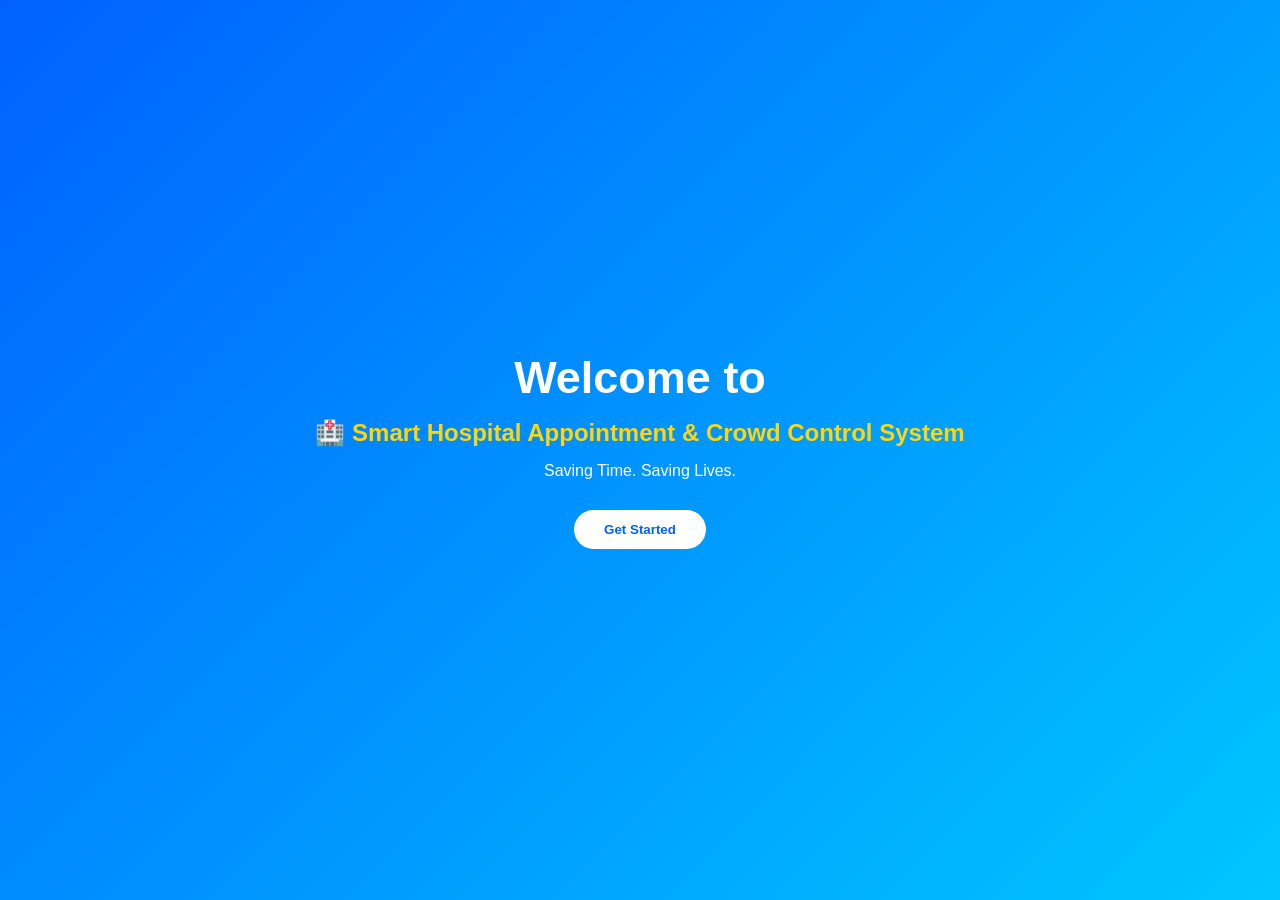
<file: index.html>
<!DOCTYPE html>
<html>
<head>
    <title>Smart Hospital System</title>
    <meta name="viewport" content="width=device-width, initial-scale=1.0">
    <link rel="stylesheet" href="style.css">
</head>
<body class="welcome-body">

    <div class="welcome-box">
        <h1 class="fade-up">Welcome to</h1>
        <h2 class="fade-up delay1">
            🏥 Smart Hospital Appointment & Crowd Control System
        </h2>
        <p class="fade-up delay2">Saving Time. Saving Lives.</p>

        <a href="role.html">
            <button class="primary-btn fade-up delay3">Get Started</button>
        </a>
    </div>

</body>
</html>
</file>
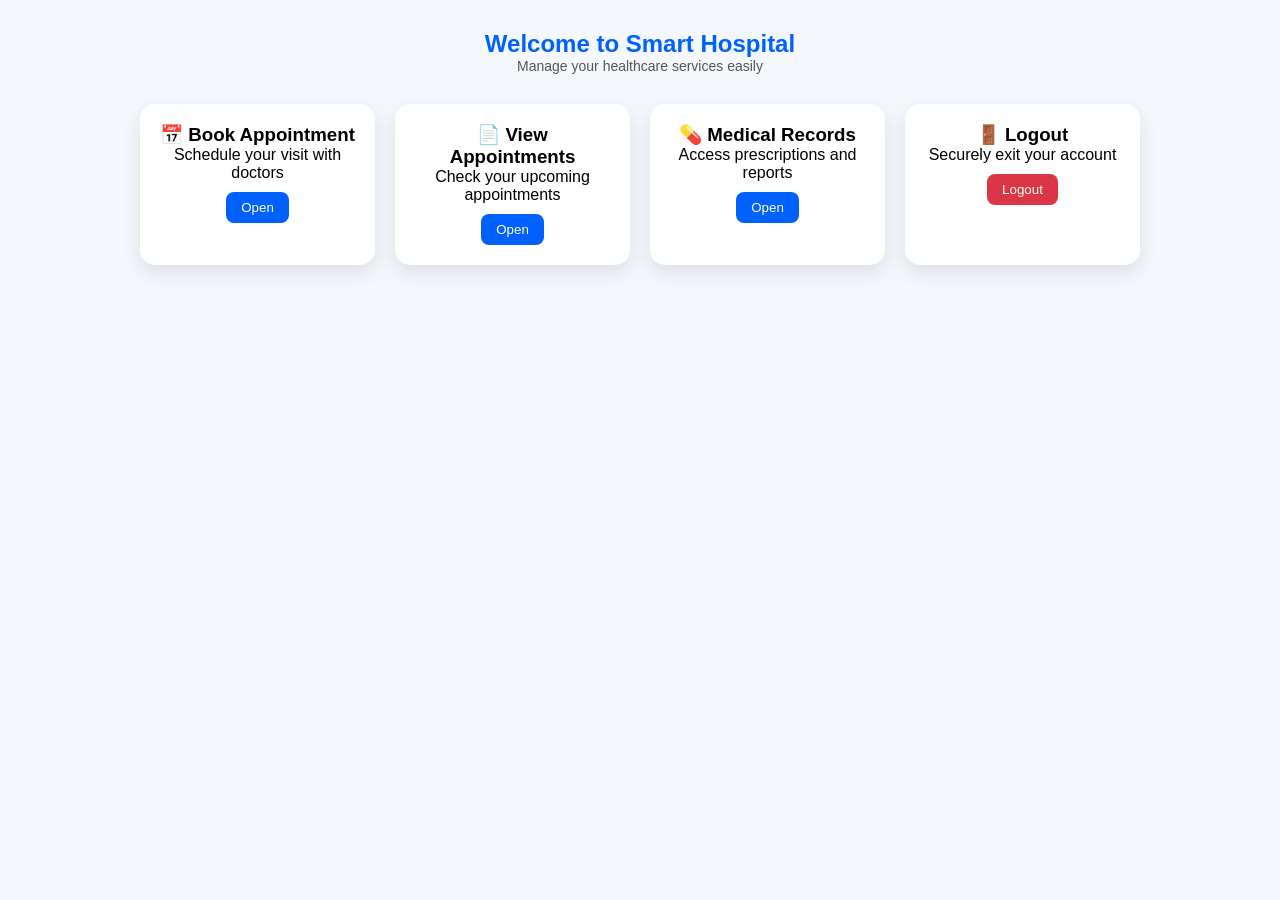
<file: dashboard.html>
<!DOCTYPE html>
<html>
<head>
    <title>User Dashboard</title>
    <meta name="viewport" content="width=device-width, initial-scale=1.0">
    <link rel="stylesheet" href="style.css">
</head>
<body class="dashboard-body">

<div class="dashboard-container">

    <h2>Welcome to Smart Hospital</h2>
    <p class="subtitle">Manage your healthcare services easily</p>

    <div class="dashboard-grid">

        <div class="card-box">
            <h3>📅 Book Appointment</h3>
            <p>Schedule your visit with doctors</p>
            <button onclick="alert('Appointment Page Coming Soon')">Open</button>
        </div>

        <div class="card-box">
            <h3>📄 View Appointments</h3>
            <p>Check your upcoming appointments</p>
            <button onclick="alert('View Appointments Page Coming Soon')">Open</button>
        </div>

        <div class="card-box">
            <h3>💊 Medical Records</h3>
            <p>Access prescriptions and reports</p>
            <button onclick="alert('Medical Records Page Coming Soon')">Open</button>
        </div>

        <div class="card-box logout">
            <h3>🚪 Logout</h3>
            <p>Securely exit your account</p>
            <button onclick="logout()">Logout</button>
        </div>

    </div>

</div>

<script src="script.js"></script>
</body>
</html>
</file>
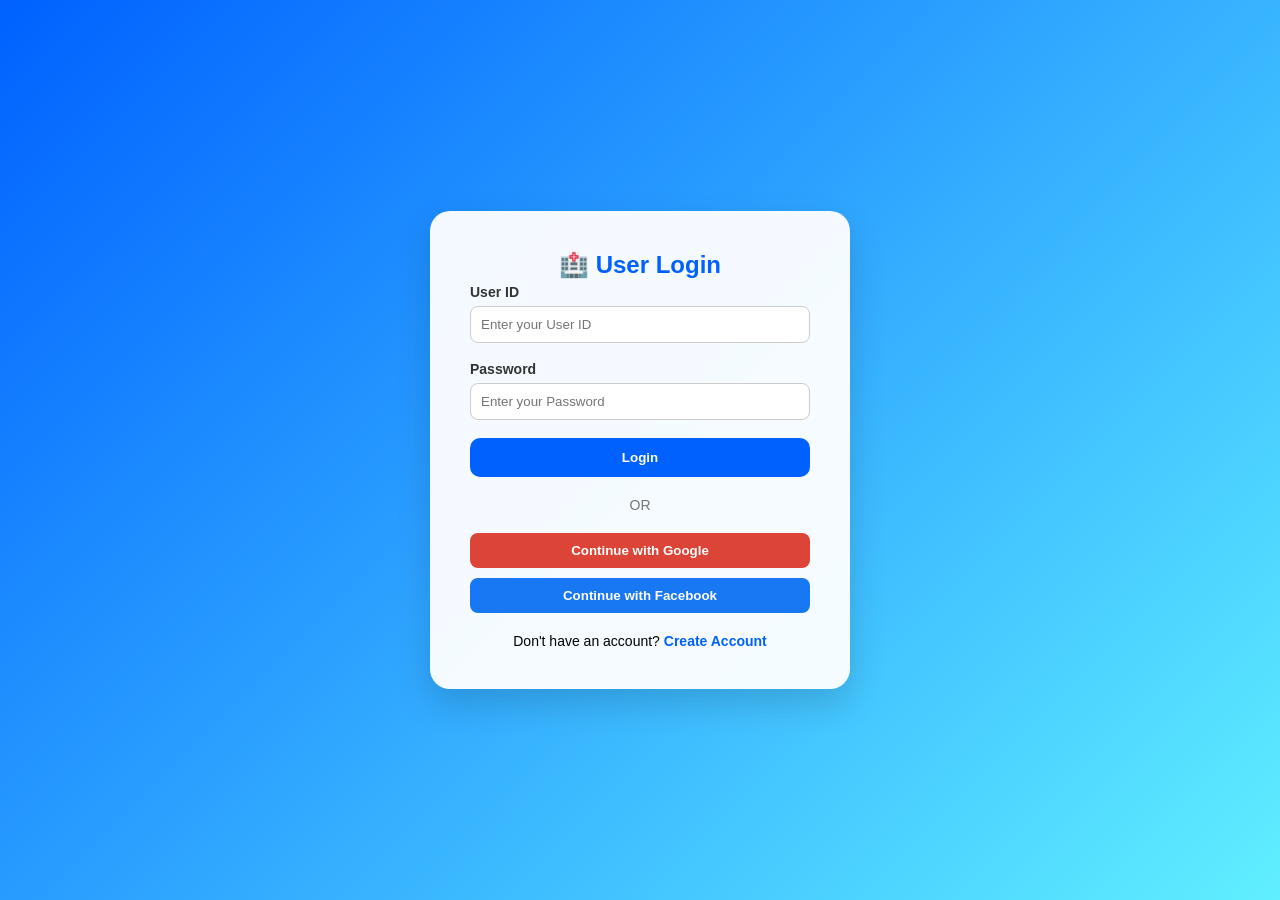
<file: login.html>
<!DOCTYPE html>
<html>
<head>
    <title>User Login</title>
    <meta name="viewport" content="width=device-width, initial-scale=1.0">
    <link rel="stylesheet" href="style.css">
</head>
<body class="login-body">

<div class="login-container">

    <div class="login-card">

    <h2>🏥 User Login</h2>

    <div class="input-group">
        <label>User ID</label>
        <input type="text" placeholder="Enter your User ID">
    </div>

    <div class="input-group">
        <label>Password</label>
        <input type="password" placeholder="Enter your Password">
    </div>

    <button class="login-btn">Login</button>

    <div class="divider">OR</div>

    <button class="google-btn">Continue with Google</button>
    <button class="facebook-btn">Continue with Facebook</button>

    <!-- ✅ PASTE HERE -->
    <p class="register-link">
        Don't have an account? 
        <a href="register.html">Create Account</a>
    </p>

</div>

</div>

<script src="script.js"></script>
</body>
</html>
</file>
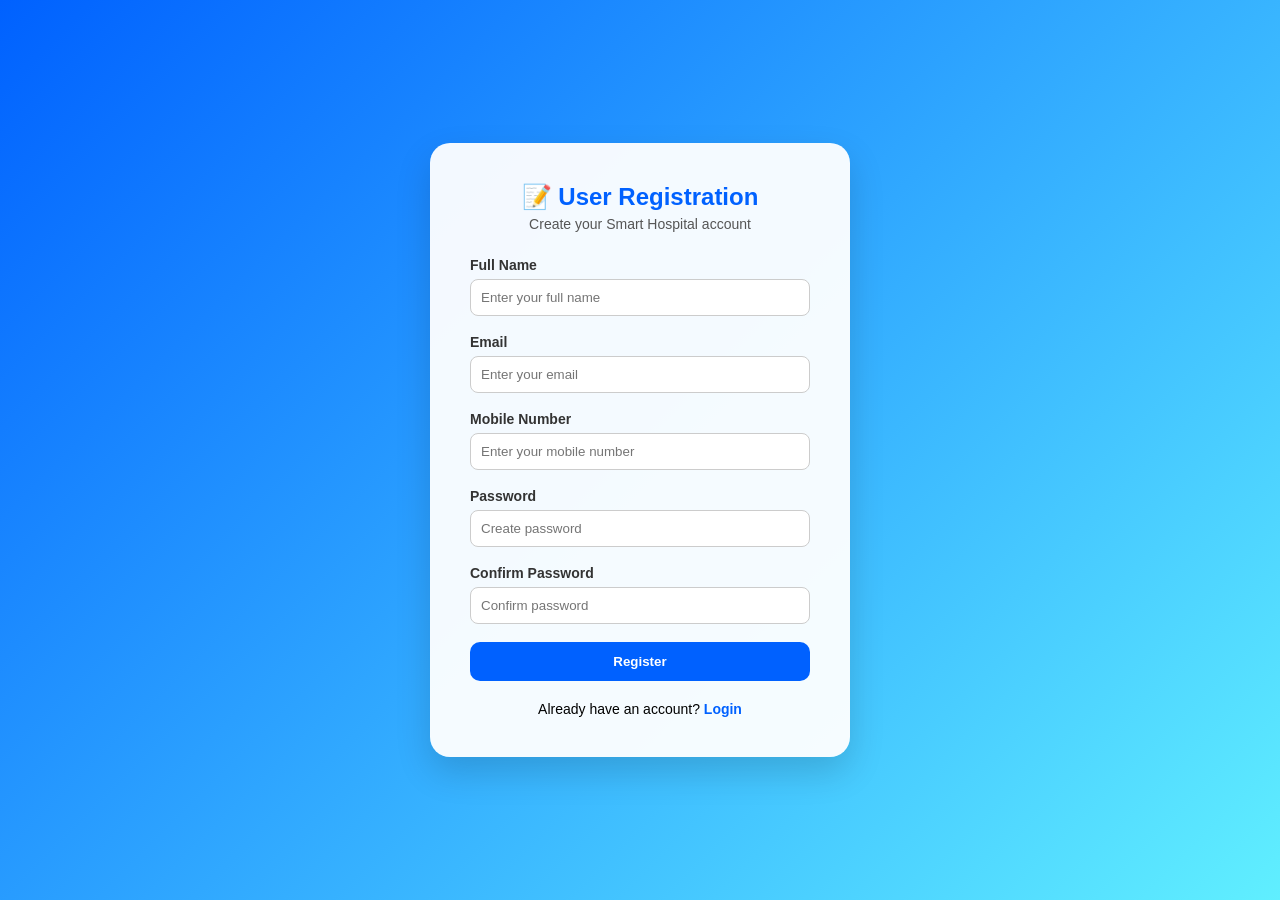
<file: register.html>
<!DOCTYPE html>
<html>
<head>
    <title>User Registration</title>
    <meta name="viewport" content="width=device-width, initial-scale=1.0">
    <link rel="stylesheet" href="style.css">
</head>
<body class="login-body">

<div class="login-container">

    <div class="login-card">

        <h2>📝 User Registration</h2>
        <p class="subtitle">Create your Smart Hospital account</p>

        <div class="input-group">
            <label>Full Name</label>
            <input type="text" id="fullname" placeholder="Enter your full name" required>
        </div>

        <div class="input-group">
            <label>Email</label>
            <input type="email" id="email" placeholder="Enter your email" required>
        </div>

        <div class="input-group">
            <label>Mobile Number</label>
            <input type="tel" id="mobile" placeholder="Enter your mobile number" required>
        </div>

        <div class="input-group">
            <label>Password</label>
            <input type="password" id="password" placeholder="Create password" required>
        </div>

        <div class="input-group">
            <label>Confirm Password</label>
            <input type="password" id="confirmPassword" placeholder="Confirm password" required>
        </div>

        <button class="login-btn" onclick="register()">Register</button>

        <p class="register-link">
            Already have an account? 
            <a href="login.html">Login</a>
        </p>

    </div>

</div>

<script src="script.js"></script>
</body>
</html>
</file>
<file: style.css>
/* Reset */
* {
    margin: 0;
    padding: 0;
    box-sizing: border-box;
    font-family: 'Segoe UI', sans-serif;
}

/* ===================== */
/* WELCOME PAGE */
/* ===================== */

.welcome-body {
    height: 100vh;
    display: flex;
    justify-content: center;
    align-items: center;
    background: linear-gradient(135deg, #0061ff, #00c6ff);
    text-align: center;
    padding: 20px;
    color: white;
}

.welcome-box h1 {
    font-size: 45px;
    margin-bottom: 10px;
}

.welcome-box h2 {
    font-size: 24px;
    margin: 15px 0;
    color: #ffd60a;
}

.welcome-box p {
    margin-bottom: 30px;
    font-size: 16px;
}

.primary-btn {
    padding: 12px 30px;
    background: white;
    color: #0061ff;
    border: none;
    border-radius: 30px;
    font-weight: bold;
    cursor: pointer;
    transition: 0.3s;
}

.primary-btn:hover {
    background: #003566;
    color: white;
    transform: scale(1.05);
}

/* Animation */
.fade-up {
    opacity: 0;
    transform: translateY(40px);
    animation: fadeUp 0.8s ease forwards;
}

.delay1 { animation-delay: 0.3s; }
.delay2 { animation-delay: 0.6s; }
.delay3 { animation-delay: 0.9s; }

@keyframes fadeUp {
    to {
        opacity: 1;
        transform: translateY(0);
    }
}

/* ===================== */
/* ROLE PAGE */
/* ===================== */

.role-body {
    min-height: 100vh;
    background: #f4f9ff;
    text-align: center;
    padding: 50px 20px;
}

.role-heading {
    font-size: 36px;
    margin-bottom: 40px;
    color: #0061ff;
}

.role-wrapper {
    display: flex;
    justify-content: center;
    gap: 30px;
    flex-wrap: wrap;
}

.role-card {
    background: white;
    padding: 30px;
    width: 280px;
    border-radius: 20px;
    box-shadow: 0 8px 20px rgba(0,0,0,0.08);
    transition: 0.3s;
}

.role-card:hover {
    transform: translateY(-10px);
}

.icon {
    font-size: 40px;
    margin-bottom: 15px;
}

.role-card h3 {
    margin-bottom: 10px;
    color: #0061ff;
}

.role-card p {
    font-size: 14px;
    margin-bottom: 20px;
    color: #555;
}

.secondary-btn {
    padding: 8px 20px;
    background: #0061ff;
    color: white;
    border: none;
    border-radius: 20px;
    cursor: pointer;
    transition: 0.3s;
}

.secondary-btn:hover {
    background: #003566;
}

/* ===================== */
/* MOBILE RESPONSIVE */
/* ===================== */

@media (max-width: 768px) {

    .welcome-box h1 {
        font-size: 32px;
    }

    .welcome-box h2 {
        font-size: 18px;
    }

    .role-heading {
        font-size: 26px;
    }

    .role-card {
        width: 90%;
        max-width: 350px;
    }
}


/* ===================== */
/* LOGIN PAGE */
/* ===================== */

.login-body {
    height: 100vh;
    background: linear-gradient(135deg, #0061ff, #60efff);
    display: flex;
    justify-content: center;
    align-items: center;
    padding: 20px;
}

.login-container {
    width: 100%;
    max-width: 420px;
}

.login-card {
    background: rgba(255, 255, 255, 0.95);
    padding: 40px;
    border-radius: 20px;
    box-shadow: 0 15px 35px rgba(0, 0, 0, 0.15);
}

.login-card h2 {
    text-align: center;
    margin-bottom: 5px;
    color: #0061ff;
}

.subtitle {
    text-align: center;
    font-size: 14px;
    margin-bottom: 25px;
    color: #555;
}

.input-group {
    margin-bottom: 18px;
}

.input-group label {
    font-size: 14px;
    font-weight: 600;
    display: block;
    margin-bottom: 6px;
    color: #333;
}

.input-group input {
    width: 100%;
    padding: 10px;
    border-radius: 8px;
    border: 1px solid #ccc;
    transition: 0.3s;
}

.input-group input:focus {
    border-color: #0061ff;
    outline: none;
    box-shadow: 0 0 6px rgba(0, 97, 255, 0.3);
}

/* Login Button */
.login-btn {
    width: 100%;
    padding: 12px;
    background: #0061ff;
    color: white;
    border: none;
    border-radius: 10px;
    font-weight: bold;
    cursor: pointer;
    transition: 0.3s;
}

.login-btn:hover {
    background: #003566;
}

/* Divider */
.divider {
    text-align: center;
    margin: 20px 0;
    color: #777;
    font-size: 14px;
}

/* Google Button */
.google-btn {
    width: 100%;
    padding: 10px;
    background: #db4437;
    color: white;
    border: none;
    border-radius: 8px;
    margin-bottom: 10px;
    cursor: pointer;
    font-weight: bold;
    transition: 0.3s;
}

.google-btn:hover {
    background: #c1351d;
}

/* Facebook Button */
.facebook-btn {
    width: 100%;
    padding: 10px;
    background: #1877f2;
    color: white;
    border: none;
    border-radius: 8px;
    cursor: pointer;
    font-weight: bold;
    transition: 0.3s;
}

.facebook-btn:hover {
    background: #0f5dc2;
}

/* Register Link */
.register-link {
    text-align: center;
    margin-top: 20px;
    font-size: 14px;
}

.register-link a {
    color: #0061ff;
    text-decoration: none;
    font-weight: bold;
}

/* Responsive */
@media (max-width: 500px) {
    .login-card {
        padding: 25px;
    }
}




/* ================= DASHBOARD ================= */

.dashboard-body {
    background: #f4f7fc;
    padding: 30px;
}

.dashboard-container {
    max-width: 1000px;
    margin: auto;
    text-align: center;
}

.dashboard-container h2 {
    color: #0061ff;
}

.dashboard-grid {
    margin-top: 30px;
    display: grid;
    grid-template-columns: repeat(auto-fit, minmax(220px, 1fr));
    gap: 20px;
}

.card-box {
    background: white;
    padding: 20px;
    border-radius: 15px;
    box-shadow: 0 8px 20px rgba(0,0,0,0.1);
    transition: 0.3s;
}

.card-box:hover {
    transform: translateY(-5px);
}

.card-box button {
    margin-top: 10px;
    padding: 8px 15px;
    border: none;
    background: #0061ff;
    color: white;
    border-radius: 8px;
    cursor: pointer;
}

.logout button {
    background: #dc3545;
}
</file>
